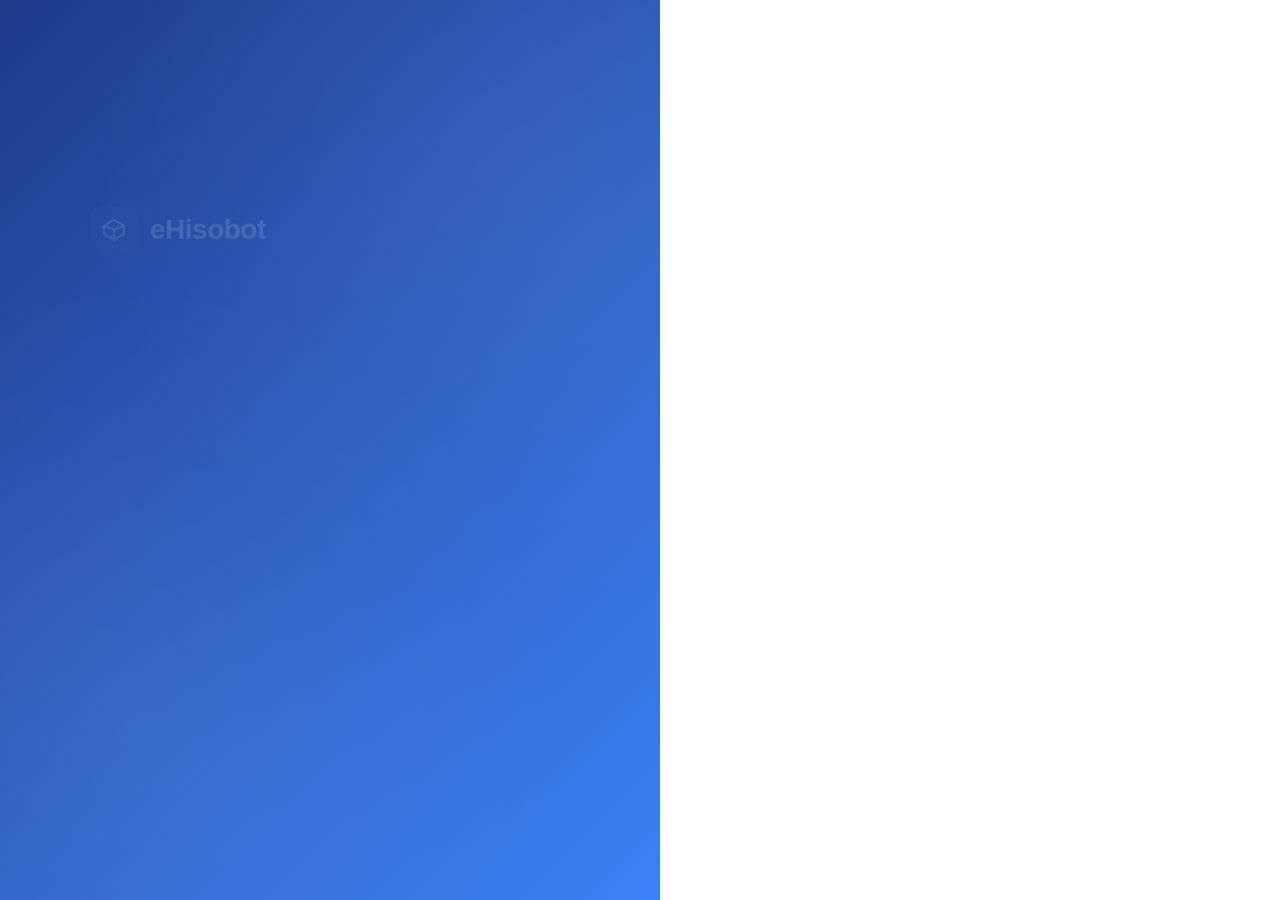
<file: index.html>
<!DOCTYPE html>
<html lang="uz">
<head>
    <meta charset="UTF-8">
    <meta name="viewport" content="width=device-width, initial-scale=1.0">
    <title>eHisobot - Moliyaviy Boshqaruv Tizimi</title>
    <meta http-equiv="refresh" content="0; url=login.html">
    <style>
        * {
            margin: 0;
            padding: 0;
            box-sizing: border-box;
        }
        
        body {
            font-family: -apple-system, BlinkMacSystemFont, 'Segoe UI', 'Roboto', 'Oxygen', 'Ubuntu', 'Cantarell', sans-serif;
            background: linear-gradient(135deg, #1e3a8a 0%, #3b82f6 100%);
            min-height: 100vh;
            display: flex;
            align-items: center;
            justify-content: center;
            color: white;
        }
        
        .loader-container {
            text-align: center;
        }
        
        .logo {
            margin-bottom: 30px;
            animation: fadeIn 0.5s ease;
        }
        
        .logo svg {
            width: 80px;
            height: 80px;
            filter: drop-shadow(0 10px 20px rgba(0, 0, 0, 0.2));
        }
        
        h1 {
            font-size: 32px;
            font-weight: 700;
            margin-bottom: 10px;
            animation: fadeIn 0.5s ease 0.2s both;
        }
        
        p {
            font-size: 16px;
            opacity: 0.9;
            margin-bottom: 30px;
            animation: fadeIn 0.5s ease 0.4s both;
        }
        
        .spinner {
            width: 50px;
            height: 50px;
            border: 4px solid rgba(255, 255, 255, 0.2);
            border-top-color: white;
            border-radius: 50%;
            animation: spin 0.8s linear infinite, fadeIn 0.5s ease 0.6s both;
            margin: 0 auto;
        }
        
        @keyframes spin {
            to { transform: rotate(360deg); }
        }
        
        @keyframes fadeIn {
            from {
                opacity: 0;
                transform: translateY(20px);
            }
            to {
                opacity: 1;
                transform: translateY(0);
            }
        }
        
        .redirect-link {
            margin-top: 20px;
            animation: fadeIn 0.5s ease 0.8s both;
        }
        
        .redirect-link a {
            color: white;
            text-decoration: none;
            font-weight: 600;
            border-bottom: 2px solid white;
            transition: opacity 0.3s ease;
        }
        
        .redirect-link a:hover {
            opacity: 0.8;
        }
    </style>
    <script>
        // Auto redirect to login page
        setTimeout(() => {
            window.location.href = 'login.html';
        }, 100);
    </script>
</head>
<body>
    <div class="loader-container">
        <div class="logo">
            <svg viewBox="0 0 48 48" fill="none">
                <rect width="48" height="48" rx="12" fill="white" fill-opacity="0.15"/>
                <path d="M24 14L34 20V28L24 34L14 28V20L24 14Z" stroke="white" stroke-width="2.5" stroke-linejoin="round"/>
                <path d="M24 24L34 20M24 24L14 20M24 24V34" stroke="white" stroke-width="2.5" stroke-linejoin="round"/>
            </svg>
        </div>
        <h1>eHisobot</h1>
        <p>Yuklanmoqda...</p>
        <div class="spinner"></div>
        <div class="redirect-link">
            <p>Agar avtomatik o'tmasa, <a href="login.html">bu yerni bosing</a></p>
        </div>
    </div>
</body>
</html>
</file>
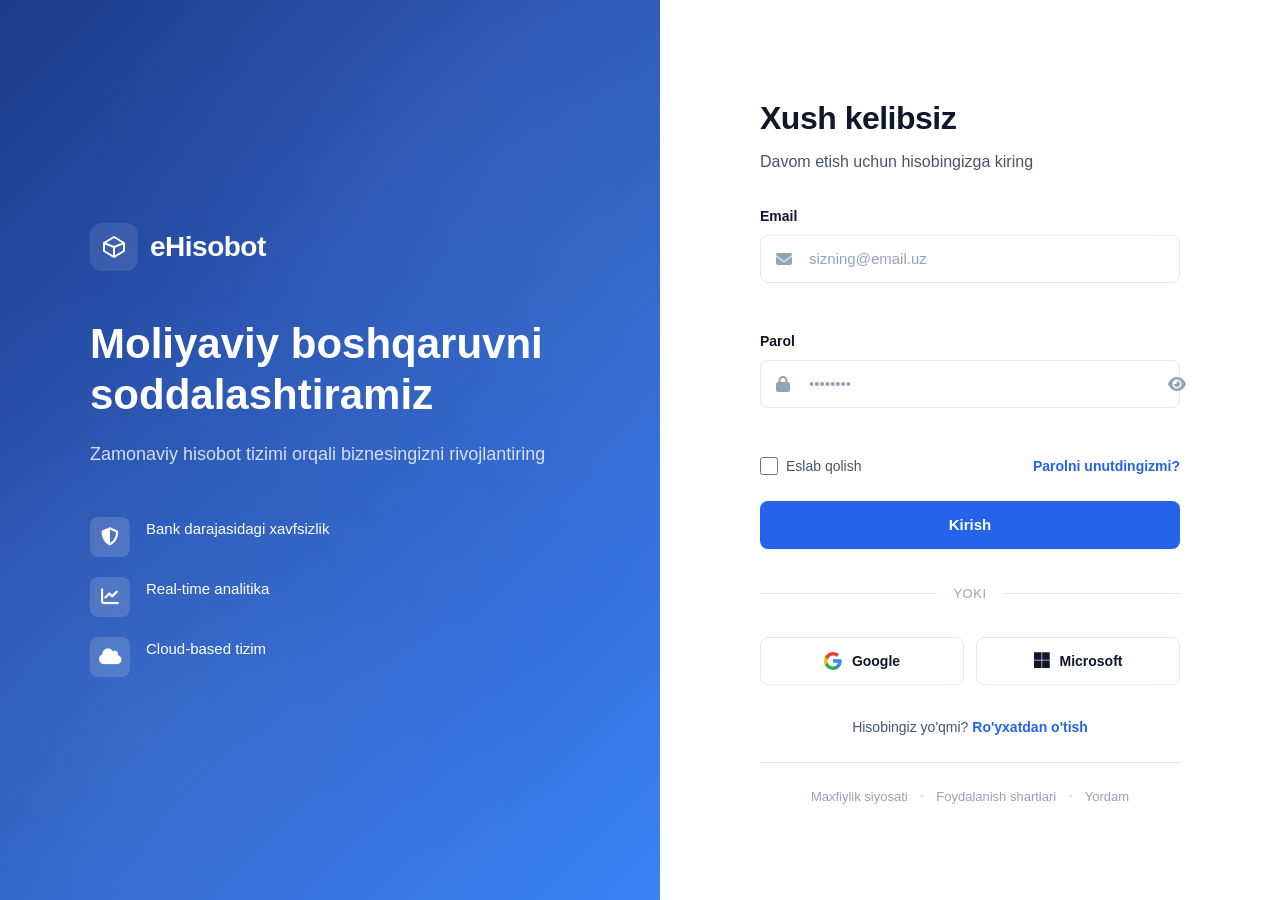
<file: dashboard.html>
<!DOCTYPE html>
<html lang="uz">
<head>
    <meta charset="UTF-8">
    <meta name="viewport" content="width=device-width, initial-scale=1.0">
    <title>eHisobot - Dashboard</title>
    <link rel="stylesheet" href="dashboard.css">
    <link rel="stylesheet" href="https://cdnjs.cloudflare.com/ajax/libs/font-awesome/6.4.0/css/all.min.css">
</head>
<body>
    <!-- Sidebar -->
    <aside class="sidebar">
        <div class="sidebar-header">
            <div class="logo">
                <svg width="32" height="32" viewBox="0 0 48 48" fill="none">
                    <rect width="48" height="48" rx="10" fill="#2563eb"/>
                    <path d="M24 14L34 20V28L24 34L14 28V20L24 14Z" stroke="white" stroke-width="2.5" stroke-linejoin="round"/>
                    <path d="M24 24L34 20M24 24L14 20M24 24V34" stroke="white" stroke-width="2.5" stroke-linejoin="round"/>
                </svg>
                <span>eHisobot</span>
            </div>
        </div>

        <nav class="sidebar-nav">
            <a href="#" class="nav-item active">
                <i class="fas fa-home"></i>
                <span>Bosh sahifa</span>
            </a>
            <a href="#" class="nav-item">
                <i class="fas fa-chart-line"></i>
                <span>Hisobotlar</span>
            </a>
            <a href="#" class="nav-item">
                <i class="fas fa-file-invoice-dollar"></i>
                <span>Hisob-fakturalar</span>
            </a>
            <a href="#" class="nav-item">
                <i class="fas fa-users"></i>
                <span>Mijozlar</span>
            </a>
            <a href="#" class="nav-item">
                <i class="fas fa-wallet"></i>
                <span>Moliya</span>
            </a>
            <a href="#" class="nav-item">
                <i class="fas fa-cog"></i>
                <span>Sozlamalar</span>
            </a>
        </nav>

        <div class="sidebar-footer">
            <button class="logout-btn" id="logoutBtn">
                <i class="fas fa-sign-out-alt"></i>
                <span>Chiqish</span>
            </button>
        </div>
    </aside>

    <!-- Main content -->
    <main class="main-content">
        <!-- Header -->
        <header class="header">
            <div class="header-left">
                <h1>Bosh sahifa</h1>
                <p class="greeting" id="greeting">Xush kelibsiz!</p>
            </div>
            <div class="header-right">
                <button class="icon-btn" title="Bildirishnomalar">
                    <i class="fas fa-bell"></i>
                    <span class="badge">3</span>
                </button>
                <div class="user-menu" id="userMenu">
                    <img src="https://ui-avatars.com/api/?name=User&background=2563eb&color=fff" alt="User" class="user-avatar" id="userAvatar">
                    <div class="user-info">
                        <span class="user-name" id="userName">Foydalanuvchi</span>
                        <span class="user-email" id="userEmail">user@email.uz</span>
                    </div>
                    <i class="fas fa-chevron-down"></i>
                </div>
            </div>
        </header>

        <!-- Dashboard content -->
        <div class="dashboard-content">
            <!-- Stats cards -->
            <div class="stats-grid">
                <div class="stat-card">
                    <div class="stat-icon blue">
                        <i class="fas fa-dollar-sign"></i>
                    </div>
                    <div class="stat-info">
                        <span class="stat-label">Jami daromad</span>
                        <h3 class="stat-value">45,231,000 so'm</h3>
                        <span class="stat-change positive">
                            <i class="fas fa-arrow-up"></i> +12.5%
                        </span>
                    </div>
                </div>

                <div class="stat-card">
                    <div class="stat-icon green">
                        <i class="fas fa-file-invoice"></i>
                    </div>
                    <div class="stat-info">
                        <span class="stat-label">Hisob-fakturalar</span>
                        <h3 class="stat-value">1,234</h3>
                        <span class="stat-change positive">
                            <i class="fas fa-arrow-up"></i> +8.2%
                        </span>
                    </div>
                </div>

                <div class="stat-card">
                    <div class="stat-icon orange">
                        <i class="fas fa-users"></i>
                    </div>
                    <div class="stat-info">
                        <span class="stat-label">Mijozlar</span>
                        <h3 class="stat-value">567</h3>
                        <span class="stat-change positive">
                            <i class="fas fa-arrow-up"></i> +3.1%
                        </span>
                    </div>
                </div>

                <div class="stat-card">
                    <div class="stat-icon red">
                        <i class="fas fa-exclamation-circle"></i>
                    </div>
                    <div class="stat-info">
                        <span class="stat-label">To'lanmagan</span>
                        <h3 class="stat-value">12</h3>
                        <span class="stat-change negative">
                            <i class="fas fa-arrow-down"></i> -2.4%
                        </span>
                    </div>
                </div>
            </div>

            <!-- Recent activity & quick actions -->
            <div class="content-grid">
                <div class="card">
                    <div class="card-header">
                        <h3>So'nggi faollik</h3>
                        <a href="#" class="link-sm">Barchasini ko'rish</a>
                    </div>
                    <div class="activity-list">
                        <div class="activity-item">
                            <div class="activity-icon blue">
                                <i class="fas fa-file-invoice"></i>
                            </div>
                            <div class="activity-info">
                                <p class="activity-title">Yangi hisob-faktura yaratildi</p>
                                <span class="activity-time">5 daqiqa oldin</span>
                            </div>
                        </div>
                        <div class="activity-item">
                            <div class="activity-icon green">
                                <i class="fas fa-check-circle"></i>
                            </div>
                            <div class="activity-info">
                                <p class="activity-title">To'lov qabul qilindi</p>
                                <span class="activity-time">1 soat oldin</span>
                            </div>
                        </div>
                        <div class="activity-item">
                            <div class="activity-icon orange">
                                <i class="fas fa-user-plus"></i>
                            </div>
                            <div class="activity-info">
                                <p class="activity-title">Yangi mijoz qo'shildi</p>
                                <span class="activity-time">2 soat oldin</span>
                            </div>
                        </div>
                    </div>
                </div>

                <div class="card">
                    <div class="card-header">
                        <h3>Tez harakatlar</h3>
                    </div>
                    <div class="quick-actions">
                        <button class="action-btn">
                            <i class="fas fa-plus-circle"></i>
                            <span>Yangi hisob-faktura</span>
                        </button>
                        <button class="action-btn">
                            <i class="fas fa-user-plus"></i>
                            <span>Mijoz qo'shish</span>
                        </button>
                        <button class="action-btn">
                            <i class="fas fa-file-export"></i>
                            <span>Hisobot eksport</span>
                        </button>
                        <button class="action-btn">
                            <i class="fas fa-cog"></i>
                            <span>Sozlamalar</span>
                        </button>
                    </div>
                </div>
            </div>
        </div>
    </main>

    <script src="auth.js"></script>
    <script src="dashboard.js"></script>
</body>
</html>
</file>
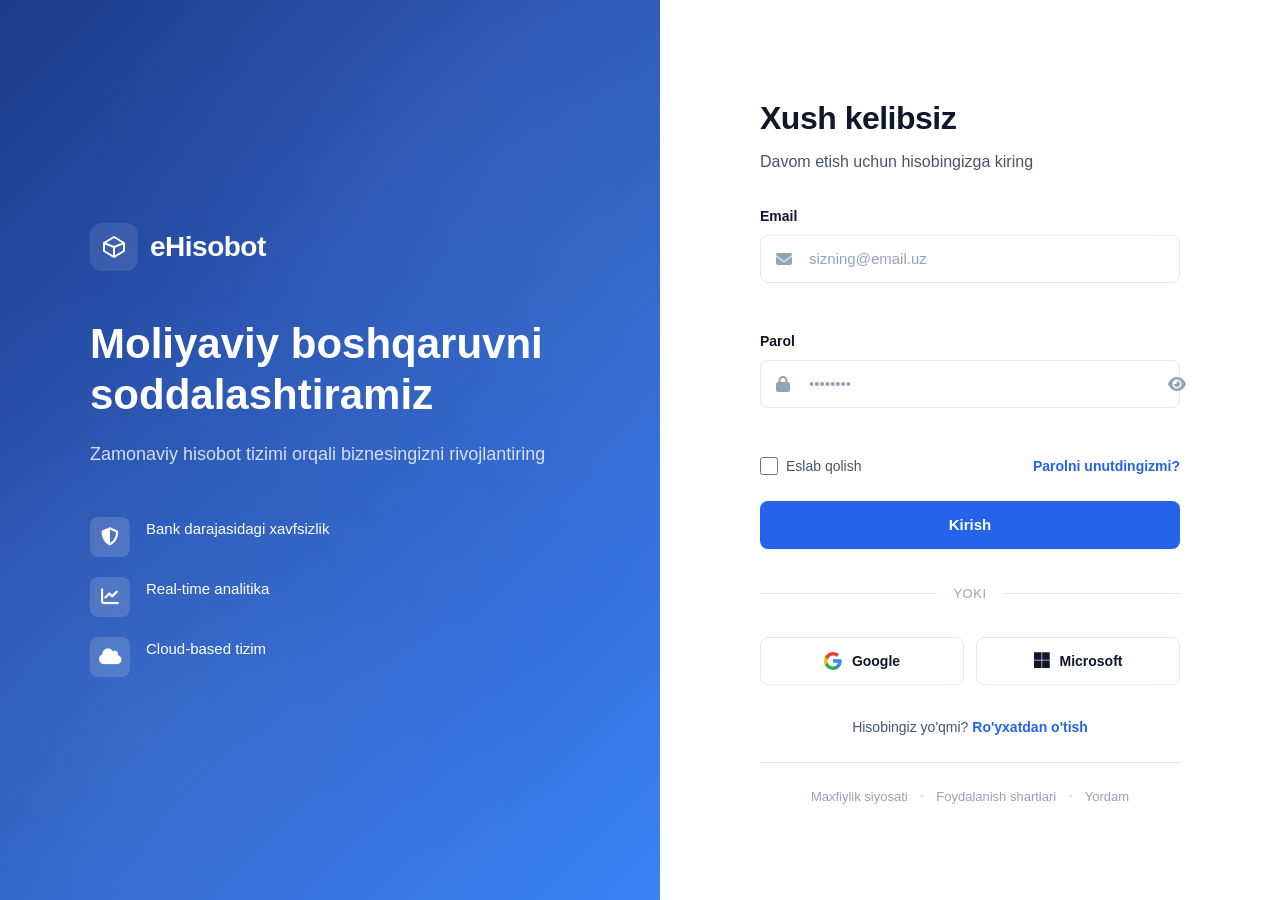
<file: login.html>
<!DOCTYPE html>
<html lang="uz">
<head>
    <meta charset="UTF-8">
    <meta name="viewport" content="width=device-width, initial-scale=1.0">
    <title>eHisobot - Kirish</title>
    <link rel="stylesheet" href="login.css">
    <link rel="stylesheet" href="https://cdnjs.cloudflare.com/ajax/libs/font-awesome/6.4.0/css/all.min.css">
</head>
<body>
    <div class="login-wrapper">
        <!-- Left side - Branding -->
        <div class="left-panel">
            <div class="branding">
                <div class="logo">
                    <svg width="48" height="48" viewBox="0 0 48 48" fill="none">
                        <rect width="48" height="48" rx="12" fill="white" fill-opacity="0.1"/>
                        <path d="M24 14L34 20V28L24 34L14 28V20L24 14Z" stroke="white" stroke-width="2" stroke-linejoin="round"/>
                        <path d="M24 24L34 20M24 24L14 20M24 24V34" stroke="white" stroke-width="2" stroke-linejoin="round"/>
                    </svg>
                    <span>eHisobot</span>
                </div>
                <h1>Moliyaviy boshqaruvni soddalashtiramiz</h1>
                <p>Zamonaviy hisobot tizimi orqali biznesingizni rivojlantiring</p>
                
                <div class="features">
                    <div class="feature-item">
                        <i class="fas fa-shield-alt"></i>
                        <span>Bank darajasidagi xavfsizlik</span>
                    </div>
                    <div class="feature-item">
                        <i class="fas fa-chart-line"></i>
                        <span>Real-time analitika</span>
                    </div>
                    <div class="feature-item">
                        <i class="fas fa-cloud"></i>
                        <span>Cloud-based tizim</span>
                    </div>
                </div>
            </div>
        </div>

        <!-- Right side - Login form -->
        <div class="right-panel">
            <div class="login-container">
                <div class="login-header">
                    <h2>Xush kelibsiz</h2>
                    <p>Davom etish uchun hisobingizga kiring</p>
                </div>

                <form class="login-form" id="loginForm">
                    <div class="form-group">
                        <label for="email">Email</label>
                        <div class="input-wrapper">
                            <i class="fas fa-envelope"></i>
                            <input 
                                type="email" 
                                id="email" 
                                placeholder="sizning@email.uz"
                                autocomplete="email"
                                required
                            >
                        </div>
                        <span class="error-message" id="emailError"></span>
                    </div>

                    <div class="form-group">
                        <label for="password">Parol</label>
                        <div class="input-wrapper">
                            <i class="fas fa-lock"></i>
                            <input 
                                type="password" 
                                id="password" 
                                placeholder="••••••••"
                                autocomplete="current-password"
                                required
                            >
                            <button type="button" class="toggle-password" id="togglePassword">
                                <i class="fas fa-eye"></i>
                            </button>
                        </div>
                        <span class="error-message" id="passwordError"></span>
                    </div>

                    <div class="form-options">
                        <label class="checkbox">
                            <input type="checkbox" id="remember">
                            <span class="checkbox-text">Eslab qolish</span>
                        </label>
                        <a href="#" class="link">Parolni unutdingizmi?</a>
                    </div>

                    <button type="submit" class="btn-primary" id="loginBtn">
                        <span class="btn-text">Kirish</span>
                        <span class="btn-loader">
                            <i class="fas fa-circle-notch fa-spin"></i>
                        </span>
                    </button>

                    <div class="divider">
                        <span>yoki</span>
                    </div>

                    <div class="social-buttons">
                        <button type="button" class="btn-social">
                            <svg width="18" height="18" viewBox="0 0 18 18">
                                <path fill="#4285F4" d="M17.64 9.2c0-.637-.057-1.251-.164-1.84H9v3.481h4.844c-.209 1.125-.843 2.078-1.796 2.717v2.258h2.908c1.702-1.567 2.684-3.874 2.684-6.615z"/>
                                <path fill="#34A853" d="M9 18c2.43 0 4.467-.806 5.956-2.18l-2.908-2.259c-.806.54-1.837.86-3.048.86-2.344 0-4.328-1.584-5.036-3.711H.957v2.332C2.438 15.983 5.482 18 9 18z"/>
                                <path fill="#FBBC05" d="M3.964 10.71c-.18-.54-.282-1.117-.282-1.71s.102-1.17.282-1.71V4.958H.957C.347 6.173 0 7.548 0 9s.348 2.827.957 4.042l3.007-2.332z"/>
                                <path fill="#EA4335" d="M9 3.58c1.321 0 2.508.454 3.44 1.345l2.582-2.58C13.463.891 11.426 0 9 0 5.482 0 2.438 2.017.957 4.958L3.964 7.29C4.672 5.163 6.656 3.58 9 3.58z"/>
                            </svg>
                            <span>Google</span>
                        </button>
                        <button type="button" class="btn-social">
                            <i class="fab fa-microsoft"></i>
                            <span>Microsoft</span>
                        </button>
                    </div>
                </form>

                <div class="signup-section">
                    <p>Hisobingiz yo'qmi? <a href="#" class="link-primary">Ro'yxatdan o'tish</a></p>
                </div>

                <div class="footer-links">
                    <a href="#">Maxfiylik siyosati</a>
                    <span>•</span>
                    <a href="#">Foydalanish shartlari</a>
                    <span>•</span>
                    <a href="#">Yordam</a>
                </div>
            </div>
        </div>
    </div>

    <!-- Toast notification -->
    <div class="toast" id="toast">
        <i class="fas fa-check-circle"></i>
        <span id="toastMessage">Muvaffaqiyatli kirildi</span>
    </div>

    <script src="login.js"></script>
</body>
</html>
</file>
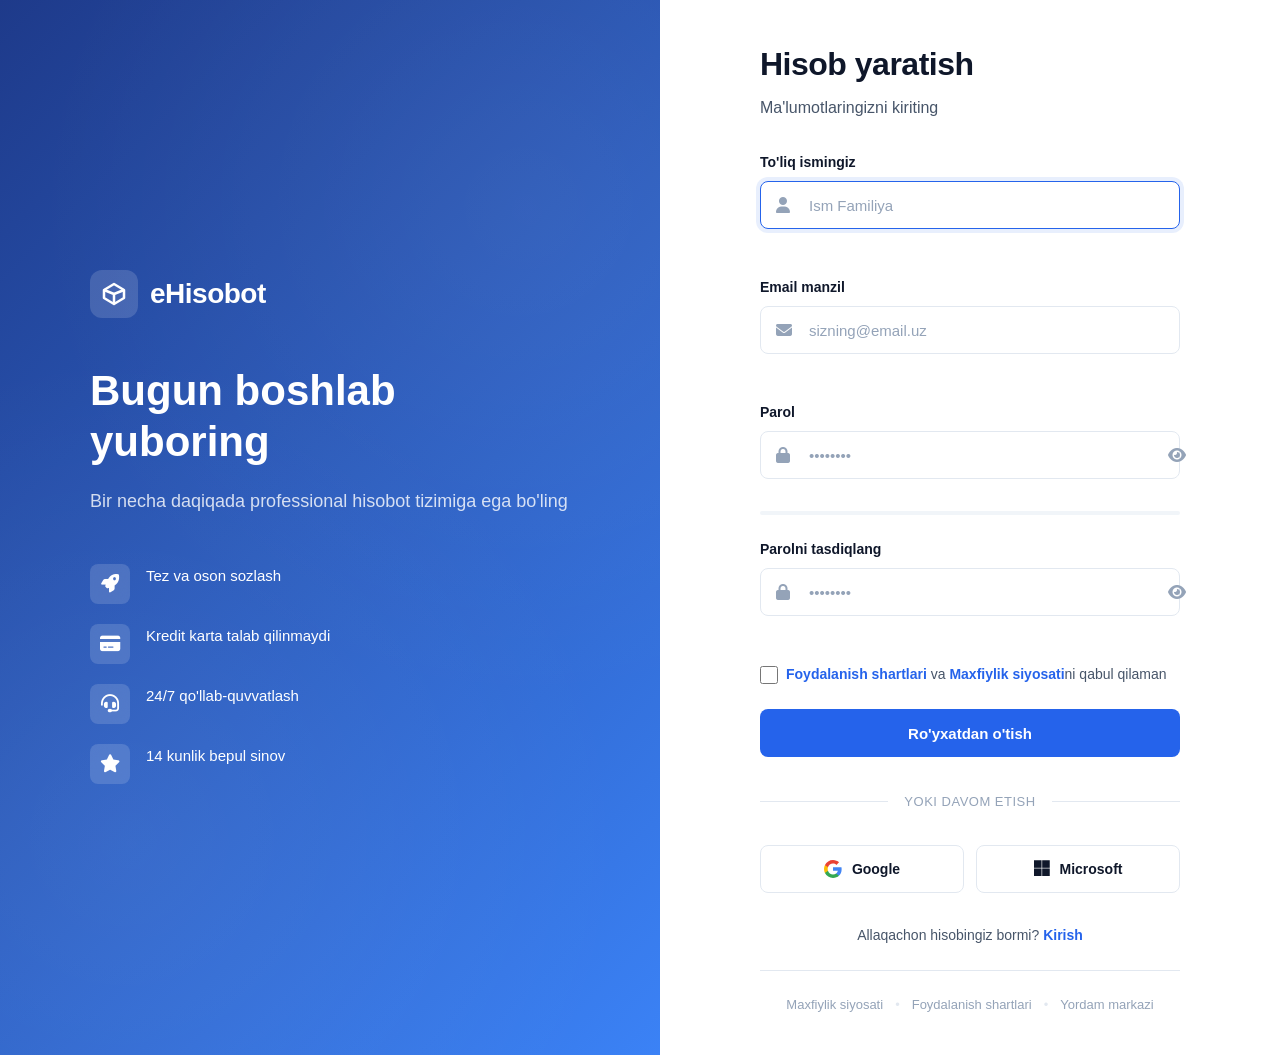
<file: register.html>
<!DOCTYPE html>
<html lang="uz">
<head>
    <meta charset="UTF-8">
    <meta name="viewport" content="width=device-width, initial-scale=1.0">
    <title>eHisobot - Ro'yxatdan o'tish</title>
    <link rel="stylesheet" href="login.css">
    <link rel="stylesheet" href="https://cdnjs.cloudflare.com/ajax/libs/font-awesome/6.4.0/css/all.min.css">
</head>
<body>
    <div class="login-wrapper">
        <!-- Left side - Branding -->
        <div class="left-panel">
            <div class="branding">
                <div class="logo">
                    <svg width="48" height="48" viewBox="0 0 48 48" fill="none">
                        <rect width="48" height="48" rx="12" fill="white" fill-opacity="0.15"/>
                        <path d="M24 14L34 20V28L24 34L14 28V20L24 14Z" stroke="white" stroke-width="2.5" stroke-linejoin="round"/>
                        <path d="M24 24L34 20M24 24L14 20M24 24V34" stroke="white" stroke-width="2.5" stroke-linejoin="round"/>
                    </svg>
                    <span>eHisobot</span>
                </div>
                <h1>Bugun boshlab yuboring</h1>
                <p>Bir necha daqiqada professional hisobot tizimiga ega bo'ling</p>
                
                <div class="features">
                    <div class="feature-item">
                        <i class="fas fa-rocket"></i>
                        <span>Tez va oson sozlash</span>
                    </div>
                    <div class="feature-item">
                        <i class="fas fa-credit-card"></i>
                        <span>Kredit karta talab qilinmaydi</span>
                    </div>
                    <div class="feature-item">
                        <i class="fas fa-headset"></i>
                        <span>24/7 qo'llab-quvvatlash</span>
                    </div>
                    <div class="feature-item">
                        <i class="fas fa-star"></i>
                        <span>14 kunlik bepul sinov</span>
                    </div>
                </div>
            </div>
        </div>

        <!-- Right side - Register form -->
        <div class="right-panel">
            <div class="login-container">
                <div class="login-header">
                    <h2>Hisob yaratish</h2>
                    <p>Ma'lumotlaringizni kiriting</p>
                </div>

                <form class="login-form" id="registerForm">
                    <div class="form-group">
                        <label for="fullName">To'liq ismingiz</label>
                        <div class="input-wrapper">
                            <i class="fas fa-user"></i>
                            <input 
                                type="text" 
                                id="fullName" 
                                placeholder="Ism Familiya"
                                autocomplete="name"
                                required
                            >
                        </div>
                        <span class="error-message" id="fullNameError"></span>
                    </div>

                    <div class="form-group">
                        <label for="email">Email manzil</label>
                        <div class="input-wrapper">
                            <i class="fas fa-envelope"></i>
                            <input 
                                type="email" 
                                id="email" 
                                placeholder="sizning@email.uz"
                                autocomplete="email"
                                required
                            >
                        </div>
                        <span class="error-message" id="emailError"></span>
                    </div>

                    <div class="form-group">
                        <label for="password">Parol</label>
                        <div class="input-wrapper">
                            <i class="fas fa-lock"></i>
                            <input 
                                type="password" 
                                id="password" 
                                placeholder="••••••••"
                                autocomplete="new-password"
                                required
                            >
                            <button type="button" class="toggle-password" id="togglePassword" aria-label="Parolni ko'rsatish">
                                <i class="fas fa-eye"></i>
                            </button>
                        </div>
                        <span class="error-message" id="passwordError"></span>
                        <div class="password-strength" id="passwordStrength">
                            <div class="strength-bar">
                                <div class="strength-fill" id="strengthFill"></div>
                            </div>
                            <span class="strength-text" id="strengthText"></span>
                        </div>
                    </div>

                    <div class="form-group">
                        <label for="confirmPassword">Parolni tasdiqlang</label>
                        <div class="input-wrapper">
                            <i class="fas fa-lock"></i>
                            <input 
                                type="password" 
                                id="confirmPassword" 
                                placeholder="••••••••"
                                autocomplete="new-password"
                                required
                            >
                            <button type="button" class="toggle-password" id="toggleConfirmPassword" aria-label="Parolni ko'rsatish">
                                <i class="fas fa-eye"></i>
                            </button>
                        </div>
                        <span class="error-message" id="confirmPasswordError"></span>
                    </div>

                    <div class="form-options">
                        <label class="checkbox">
                            <input type="checkbox" id="agreeTerms" required>
                            <span class="checkbox-text">
                                <a href="#terms" class="link">Foydalanish shartlari</a> va 
                                <a href="#privacy" class="link">Maxfiylik siyosati</a>ni qabul qilaman
                            </span>
                        </label>
                    </div>

                    <button type="submit" class="btn-primary" id="registerBtn">
                        <span class="btn-text">Ro'yxatdan o'tish</span>
                        <span class="btn-loader">
                            <i class="fas fa-circle-notch fa-spin"></i>
                        </span>
                    </button>

                    <div class="divider">
                        <span>yoki davom etish</span>
                    </div>

                    <div class="social-buttons">
                        <button type="button" class="btn-social" id="googleRegisterBtn">
                            <svg width="18" height="18" viewBox="0 0 18 18">
                                <path fill="#4285F4" d="M17.64 9.2c0-.637-.057-1.251-.164-1.84H9v3.481h4.844c-.209 1.125-.843 2.078-1.796 2.717v2.258h2.908c1.702-1.567 2.684-3.874 2.684-6.615z"/>
                                <path fill="#34A853" d="M9 18c2.43 0 4.467-.806 5.956-2.18l-2.908-2.259c-.806.54-1.837.86-3.048.86-2.344 0-4.328-1.584-5.036-3.711H.957v2.332C2.438 15.983 5.482 18 9 18z"/>
                                <path fill="#FBBC05" d="M3.964 10.71c-.18-.54-.282-1.117-.282-1.71s.102-1.17.282-1.71V4.958H.957C.347 6.173 0 7.548 0 9s.348 2.827.957 4.042l3.007-2.332z"/>
                                <path fill="#EA4335" d="M9 3.58c1.321 0 2.508.454 3.44 1.345l2.582-2.58C13.463.891 11.426 0 9 0 5.482 0 2.438 2.017.957 4.958L3.964 7.29C4.672 5.163 6.656 3.58 9 3.58z"/>
                            </svg>
                            <span>Google</span>
                        </button>
                        <button type="button" class="btn-social" id="microsoftRegisterBtn">
                            <i class="fab fa-microsoft"></i>
                            <span>Microsoft</span>
                        </button>
                    </div>
                </form>

                <div class="signup-section">
                    <p>Allaqachon hisobingiz bormi? <a href="login.html" class="link-primary">Kirish</a></p>
                </div>

                <div class="footer-links">
                    <a href="#privacy">Maxfiylik siyosati</a>
                    <span>•</span>
                    <a href="#terms">Foydalanish shartlari</a>
                    <span>•</span>
                    <a href="#help">Yordam markazi</a>
                </div>
            </div>
        </div>
    </div>

    <!-- Toast notification -->
    <div class="toast" id="toast">
        <i class="fas fa-check-circle"></i>
        <span id="toastMessage">Muvaffaqiyatli ro'yxatdan o'tdingiz!</span>
    </div>

    <script src="auth.js"></script>
    <script src="register.js"></script>
</body>
</html>
</file>
<file: dashboard.css>
/* ==================== DASHBOARD DESIGN ==================== */

:root {
    --primary: #2563eb;
    --primary-hover: #1d4ed8;
    --primary-light: #dbeafe;
    --secondary: #64748b;
    --success: #10b981;
    --error: #ef4444;
    --warning: #f59e0b;
    
    --text-primary: #0f172a;
    --text-secondary: #475569;
    --text-tertiary: #94a3b8;
    
    --bg-primary: #ffffff;
    --bg-secondary: #f8fafc;
    --bg-tertiary: #f1f5f9;
    
    --border-color: #e2e8f0;
    
    --sidebar-width: 260px;
    --header-height: 72px;
    
    --shadow-sm: 0 1px 2px 0 rgba(0, 0, 0, 0.05);
    --shadow-md: 0 4px 6px -1px rgba(0, 0, 0, 0.1);
    --shadow-lg: 0 10px 15px -3px rgba(0, 0, 0, 0.1);
    
    --radius-sm: 6px;
    --radius-md: 8px;
    --radius-lg: 12px;
    
    --transition: all 0.2s cubic-bezier(0.4, 0, 0.2, 1);
}

* {
    margin: 0;
    padding: 0;
    box-sizing: border-box;
}

body {
    font-family: -apple-system, BlinkMacSystemFont, 'Segoe UI', 'Roboto', 'Oxygen', 'Ubuntu', 'Cantarell', sans-serif;
    -webkit-font-smoothing: antialiased;
    -moz-osx-font-smoothing: grayscale;
    background: var(--bg-secondary);
    color: var(--text-primary);
    line-height: 1.5;
    display: flex;
}

/* ==================== SIDEBAR ==================== */

.sidebar {
    width: var(--sidebar-width);
    height: 100vh;
    background: var(--bg-primary);
    border-right: 1px solid var(--border-color);
    display: flex;
    flex-direction: column;
    position: fixed;
    left: 0;
    top: 0;
    z-index: 100;
}

.sidebar-header {
    padding: 24px;
    border-bottom: 1px solid var(--border-color);
}

.logo {
    display: flex;
    align-items: center;
    gap: 12px;
}

.logo span {
    font-size: 20px;
    font-weight: 700;
    color: var(--text-primary);
}

.sidebar-nav {
    flex: 1;
    padding: 16px;
    overflow-y: auto;
}

.nav-item {
    display: flex;
    align-items: center;
    gap: 12px;
    padding: 12px 16px;
    color: var(--text-secondary);
    text-decoration: none;
    border-radius: var(--radius-md);
    font-size: 15px;
    font-weight: 500;
    transition: var(--transition);
    margin-bottom: 4px;
}

.nav-item i {
    font-size: 18px;
    width: 20px;
    text-align: center;
}

.nav-item:hover {
    background: var(--bg-tertiary);
    color: var(--text-primary);
}

.nav-item.active {
    background: var(--primary-light);
    color: var(--primary);
}

.sidebar-footer {
    padding: 16px;
    border-top: 1px solid var(--border-color);
}

.logout-btn {
    width: 100%;
    display: flex;
    align-items: center;
    justify-content: center;
    gap: 10px;
    padding: 12px;
    background: var(--bg-secondary);
    border: none;
    border-radius: var(--radius-md);
    color: var(--text-secondary);
    font-size: 15px;
    font-weight: 600;
    cursor: pointer;
    transition: var(--transition);
}

.logout-btn:hover {
    background: var(--bg-tertiary);
    color: var(--error);
}

/* ==================== MAIN CONTENT ==================== */

.main-content {
    margin-left: var(--sidebar-width);
    width: calc(100% - var(--sidebar-width));
    min-height: 100vh;
}

/* ==================== HEADER ==================== */

.header {
    height: var(--header-height);
    background: var(--bg-primary);
    border-bottom: 1px solid var(--border-color);
    display: flex;
    align-items: center;
    justify-content: space-between;
    padding: 0 32px;
    position: sticky;
    top: 0;
    z-index: 50;
}

.header-left h1 {
    font-size: 24px;
    font-weight: 700;
    color: var(--text-primary);
    margin-bottom: 4px;
}

.greeting {
    font-size: 14px;
    color: var(--text-secondary);
}

.header-right {
    display: flex;
    align-items: center;
    gap: 16px;
}

.icon-btn {
    position: relative;
    width: 40px;
    height: 40px;
    display: flex;
    align-items: center;
    justify-content: center;
    background: var(--bg-secondary);
    border: none;
    border-radius: var(--radius-md);
    color: var(--text-secondary);
    cursor: pointer;
    transition: var(--transition);
}

.icon-btn:hover {
    background: var(--bg-tertiary);
    color: var(--text-primary);
}

.badge {
    position: absolute;
    top: -4px;
    right: -4px;
    width: 18px;
    height: 18px;
    background: var(--error);
    color: white;
    font-size: 11px;
    font-weight: 700;
    display: flex;
    align-items: center;
    justify-content: center;
    border-radius: 50%;
    border: 2px solid var(--bg-primary);
}

.user-menu {
    display: flex;
    align-items: center;
    gap: 12px;
    padding: 8px 12px;
    background: var(--bg-secondary);
    border-radius: var(--radius-md);
    cursor: pointer;
    transition: var(--transition);
}

.user-menu:hover {
    background: var(--bg-tertiary);
}

.user-avatar {
    width: 36px;
    height: 36px;
    border-radius: 50%;
}

.user-info {
    display: flex;
    flex-direction: column;
}

.user-name {
    font-size: 14px;
    font-weight: 600;
    color: var(--text-primary);
}

.user-email {
    font-size: 12px;
    color: var(--text-secondary);
}

/* ==================== DASHBOARD CONTENT ==================== */

.dashboard-content {
    padding: 32px;
}

/* Stats Grid */
.stats-grid {
    display: grid;
    grid-template-columns: repeat(auto-fit, minmax(250px, 1fr));
    gap: 24px;
    margin-bottom: 32px;
}

.stat-card {
    background: var(--bg-primary);
    border: 1px solid var(--border-color);
    border-radius: var(--radius-lg);
    padding: 24px;
    display: flex;
    align-items: center;
    gap: 20px;
    transition: var(--transition);
}

.stat-card:hover {
    box-shadow: var(--shadow-md);
    transform: translateY(-2px);
}

.stat-icon {
    width: 56px;
    height: 56px;
    display: flex;
    align-items: center;
    justify-content: center;
    border-radius: var(--radius-md);
    font-size: 24px;
}

.stat-icon.blue {
    background: #dbeafe;
    color: #2563eb;
}

.stat-icon.green {
    background: #d1fae5;
    color: #10b981;
}

.stat-icon.orange {
    background: #fed7aa;
    color: #f59e0b;
}

.stat-icon.red {
    background: #fee2e2;
    color: #ef4444;
}

.stat-info {
    flex: 1;
}

.stat-label {
    font-size: 13px;
    color: var(--text-secondary);
    text-transform: uppercase;
    letter-spacing: 0.5px;
    font-weight: 600;
}

.stat-value {
    font-size: 28px;
    font-weight: 700;
    color: var(--text-primary);
    margin: 4px 0;
}

.stat-change {
    font-size: 13px;
    font-weight: 600;
    display: flex;
    align-items: center;
    gap: 4px;
}

.stat-change.positive {
    color: var(--success);
}

.stat-change.negative {
    color: var(--error);
}

/* Content Grid */
.content-grid {
    display: grid;
    grid-template-columns: repeat(auto-fit, minmax(400px, 1fr));
    gap: 24px;
}

.card {
    background: var(--bg-primary);
    border: 1px solid var(--border-color);
    border-radius: var(--radius-lg);
    padding: 24px;
}

.card-header {
    display: flex;
    justify-content: space-between;
    align-items: center;
    margin-bottom: 20px;
}

.card-header h3 {
    font-size: 18px;
    font-weight: 700;
    color: var(--text-primary);
}

.link-sm {
    font-size: 14px;
    color: var(--primary);
    text-decoration: none;
    font-weight: 600;
    transition: var(--transition);
}

.link-sm:hover {
    color: var(--primary-hover);
    text-decoration: underline;
}

/* Activity List */
.activity-list {
    display: flex;
    flex-direction: column;
    gap: 16px;
}

.activity-item {
    display: flex;
    align-items: center;
    gap: 16px;
    padding: 12px;
    background: var(--bg-secondary);
    border-radius: var(--radius-md);
    transition: var(--transition);
}

.activity-item:hover {
    background: var(--bg-tertiary);
}

.activity-icon {
    width: 40px;
    height: 40px;
    display: flex;
    align-items: center;
    justify-content: center;
    border-radius: 50%;
    font-size: 16px;
}

.activity-icon.blue {
    background: #dbeafe;
    color: #2563eb;
}

.activity-icon.green {
    background: #d1fae5;
    color: #10b981;
}

.activity-icon.orange {
    background: #fed7aa;
    color: #f59e0b;
}

.activity-info {
    flex: 1;
}

.activity-title {
    font-size: 14px;
    font-weight: 600;
    color: var(--text-primary);
    margin-bottom: 2px;
}

.activity-time {
    font-size: 12px;
    color: var(--text-tertiary);
}

/* Quick Actions */
.quick-actions {
    display: grid;
    grid-template-columns: repeat(2, 1fr);
    gap: 12px;
}

.action-btn {
    display: flex;
    flex-direction: column;
    align-items: center;
    justify-content: center;
    gap: 8px;
    padding: 24px 16px;
    background: var(--bg-secondary);
    border: 1px solid var(--border-color);
    border-radius: var(--radius-md);
    color: var(--text-primary);
    font-size: 14px;
    font-weight: 600;
    cursor: pointer;
    transition: var(--transition);
}

.action-btn i {
    font-size: 24px;
    color: var(--primary);
}

.action-btn:hover {
    background: var(--primary-light);
    border-color: var(--primary);
    transform: translateY(-2px);
}

/* ==================== RESPONSIVE ==================== */

@media (max-width: 1024px) {
    .sidebar {
        transform: translateX(-100%);
    }
    
    .main-content {
        margin-left: 0;
        width: 100%;
    }
    
    .stats-grid {
        grid-template-columns: repeat(2, 1fr);
    }
}

@media (max-width: 768px) {
    .header {
        padding: 0 16px;
    }
    
    .dashboard-content {
        padding: 16px;
    }
    
    .stats-grid {
        grid-template-columns: 1fr;
    }
    
    .content-grid {
        grid-template-columns: 1fr;
    }
    
    .user-info {
        display: none;
    }
    
    .quick-actions {
        grid-template-columns: 1fr;
    }
}
</file>
<file: login.css>
/* ==================== MODERN PROFESSIONAL DESIGN ==================== */

:root {
    --primary: #2563eb;
    --primary-hover: #1d4ed8;
    --primary-light: #dbeafe;
    --secondary: #64748b;
    --success: #10b981;
    --error: #ef4444;
    --warning: #f59e0b;
    
    --text-primary: #0f172a;
    --text-secondary: #475569;
    --text-tertiary: #94a3b8;
    
    --bg-primary: #ffffff;
    --bg-secondary: #f8fafc;
    --bg-tertiary: #f1f5f9;
    
    --border-color: #e2e8f0;
    --border-focus: #2563eb;
    
    --shadow-sm: 0 1px 2px 0 rgba(0, 0, 0, 0.05);
    --shadow-md: 0 4px 6px -1px rgba(0, 0, 0, 0.1);
    --shadow-lg: 0 10px 15px -3px rgba(0, 0, 0, 0.1);
    --shadow-xl: 0 20px 25px -5px rgba(0, 0, 0, 0.1);
    
    --radius-sm: 6px;
    --radius-md: 8px;
    --radius-lg: 12px;
    --radius-xl: 16px;
    
    --transition: all 0.2s cubic-bezier(0.4, 0, 0.2, 1);
}

* {
    margin: 0;
    padding: 0;
    box-sizing: border-box;
}

body {
    font-family: -apple-system, BlinkMacSystemFont, 'Segoe UI', 'Roboto', 'Oxygen', 'Ubuntu', 'Cantarell', sans-serif;
    -webkit-font-smoothing: antialiased;
    -moz-osx-font-smoothing: grayscale;
    background: var(--bg-secondary);
    color: var(--text-primary);
    line-height: 1.5;
}

/* ==================== LAYOUT ==================== */

.login-wrapper {
    display: flex;
    min-height: 100vh;
}

/* Left Panel - Branding */
.left-panel {
    flex: 1;
    background: linear-gradient(135deg, #1e3a8a 0%, #3b82f6 100%);
    padding: 60px;
    display: flex;
    align-items: center;
    justify-content: center;
    position: relative;
    overflow: hidden;
}

.left-panel::before {
    content: '';
    position: absolute;
    top: 0;
    left: 0;
    right: 0;
    bottom: 0;
    background-image: 
        radial-gradient(circle at 20% 80%, rgba(255, 255, 255, 0.05) 0%, transparent 50%),
        radial-gradient(circle at 80% 20%, rgba(255, 255, 255, 0.05) 0%, transparent 50%);
    pointer-events: none;
}

.branding {
    position: relative;
    z-index: 1;
    max-width: 480px;
}

.logo {
    display: flex;
    align-items: center;
    gap: 12px;
    margin-bottom: 48px;
    animation: fadeInDown 0.6s ease-out;
}

.logo span {
    font-size: 28px;
    font-weight: 700;
    color: white;
    letter-spacing: -0.5px;
}

.branding h1 {
    font-size: 42px;
    font-weight: 700;
    color: white;
    line-height: 1.2;
    margin-bottom: 20px;
    animation: fadeInDown 0.6s ease-out 0.1s both;
}

.branding > p {
    font-size: 18px;
    color: rgba(255, 255, 255, 0.8);
    margin-bottom: 48px;
    line-height: 1.6;
    animation: fadeInDown 0.6s ease-out 0.2s both;
}

.features {
    display: flex;
    flex-direction: column;
    gap: 20px;
    animation: fadeInDown 0.6s ease-out 0.3s both;
}

.feature-item {
    display: flex;
    align-items: flex-start;
    gap: 16px;
    color: white;
    font-size: 15px;
    line-height: 1.6;
}

.feature-item i {
    width: 40px;
    height: 40px;
    min-width: 40px;
    display: flex;
    align-items: center;
    justify-content: center;
    background: rgba(255, 255, 255, 0.15);
    border-radius: var(--radius-md);
    font-size: 18px;
    backdrop-filter: blur(10px);
}

/* Password Strength Indicator */
.password-strength {
    margin-top: 8px;
}

.strength-bar {
    width: 100%;
    height: 4px;
    background: var(--bg-tertiary);
    border-radius: 2px;
    overflow: hidden;
    margin-bottom: 6px;
}

.strength-fill {
    height: 100%;
    width: 0;
    transition: all 0.3s ease;
    border-radius: 2px;
}

.strength-fill.weak {
    width: 33%;
    background: var(--error);
}

.strength-fill.medium {
    width: 66%;
    background: var(--warning);
}

.strength-fill.strong {
    width: 100%;
    background: var(--success);
}

.strength-text {
    font-size: 12px;
    font-weight: 600;
}

.strength-text.weak {
    color: var(--error);
}

.strength-text.medium {
    color: var(--warning);
}

.strength-text.strong {
    color: var(--success);
}

/* Right Panel - Form */
.right-panel {
    flex: 1;
    display: flex;
    align-items: center;
    justify-content: center;
    padding: 40px;
    background: var(--bg-primary);
}

.login-container {
    width: 100%;
    max-width: 420px;
    animation: fadeIn 0.6s ease-out 0.2s both;
}

/* ==================== FORM HEADER ==================== */

.login-header {
    margin-bottom: 32px;
}

.login-header h2 {
    font-size: 32px;
    font-weight: 700;
    color: var(--text-primary);
    margin-bottom: 8px;
    letter-spacing: -0.5px;
}

.login-header p {
    font-size: 16px;
    color: var(--text-secondary);
}

/* ==================== FORM ELEMENTS ==================== */

.form-group {
    margin-bottom: 24px;
}

.form-group label {
    display: block;
    font-size: 14px;
    font-weight: 600;
    color: var(--text-primary);
    margin-bottom: 8px;
}

.input-wrapper {
    position: relative;
}

.input-wrapper i {
    position: absolute;
    left: 16px;
    top: 50%;
    transform: translateY(-50%);
    color: var(--text-tertiary);
    font-size: 16px;
    transition: var(--transition);
    pointer-events: none;
}

.input-wrapper input {
    width: 100%;
    height: 48px;
    padding: 0 48px;
    font-size: 15px;
    color: var(--text-primary);
    background: var(--bg-primary);
    border: 1.5px solid var(--border-color);
    border-radius: var(--radius-md);
    outline: none;
    transition: var(--transition);
}

.input-wrapper input::placeholder {
    color: var(--text-tertiary);
}

.input-wrapper input:hover {
    border-color: var(--secondary);
}

.input-wrapper input:focus {
    border-color: var(--border-focus);
    box-shadow: 0 0 0 4px rgba(37, 99, 235, 0.1);
}

.input-wrapper input:focus ~ i {
    color: var(--primary);
}

.toggle-password {
    position: absolute;
    right: 12px;
    top: 50%;
    transform: translateY(-50%);
    background: none;
    border: none;
    color: var(--text-tertiary);
    cursor: pointer;
    padding: 8px;
    border-radius: var(--radius-sm);
    transition: var(--transition);
    display: flex;
    align-items: center;
    justify-content: center;
}

.toggle-password:hover {
    color: var(--text-primary);
    background: var(--bg-tertiary);
}

.error-message {
    display: block;
    color: var(--error);
    font-size: 13px;
    margin-top: 6px;
    min-height: 18px;
    font-weight: 500;
}

/* ==================== FORM OPTIONS ==================== */

.form-options {
    display: flex;
    justify-content: space-between;
    align-items: center;
    margin-bottom: 24px;
}

.checkbox {
    display: flex;
    align-items: center;
    cursor: pointer;
}

.checkbox input {
    width: 18px;
    height: 18px;
    margin-right: 8px;
    cursor: pointer;
    accent-color: var(--primary);
}

.checkbox-text {
    font-size: 14px;
    color: var(--text-secondary);
    user-select: none;
}

.link {
    font-size: 14px;
    color: var(--primary);
    text-decoration: none;
    font-weight: 600;
    transition: var(--transition);
}

.link:hover {
    color: var(--primary-hover);
    text-decoration: underline;
}

/* ==================== BUTTONS ==================== */

.btn-primary {
    width: 100%;
    height: 48px;
    padding: 0 24px;
    font-size: 15px;
    font-weight: 600;
    color: white;
    background: var(--primary);
    border: none;
    border-radius: var(--radius-md);
    cursor: pointer;
    transition: var(--transition);
    position: relative;
    overflow: hidden;
}

.btn-primary:hover {
    background: var(--primary-hover);
    box-shadow: var(--shadow-md);
    transform: translateY(-1px);
}

.btn-primary:active {
    transform: translateY(0);
}

.btn-primary.loading {
    pointer-events: none;
    background: var(--secondary);
}

.btn-primary .btn-text {
    transition: var(--transition);
}

.btn-primary.loading .btn-text {
    opacity: 0;
}

.btn-loader {
    position: absolute;
    top: 50%;
    left: 50%;
    transform: translate(-50%, -50%);
    opacity: 0;
    transition: var(--transition);
}

.btn-primary.loading .btn-loader {
    opacity: 1;
}

/* ==================== DIVIDER ==================== */

.divider {
    position: relative;
    text-align: center;
    margin: 32px 0;
}

.divider::before {
    content: '';
    position: absolute;
    top: 50%;
    left: 0;
    right: 0;
    height: 1px;
    background: var(--border-color);
}

.divider span {
    position: relative;
    display: inline-block;
    padding: 0 16px;
    background: var(--bg-primary);
    color: var(--text-tertiary);
    font-size: 13px;
    font-weight: 500;
    text-transform: uppercase;
    letter-spacing: 0.5px;
}

/* ==================== SOCIAL BUTTONS ==================== */

.social-buttons {
    display: grid;
    grid-template-columns: 1fr 1fr;
    gap: 12px;
    margin-bottom: 32px;
}

.btn-social {
    height: 48px;
    display: flex;
    align-items: center;
    justify-content: center;
    gap: 10px;
    padding: 0 20px;
    font-size: 14px;
    font-weight: 600;
    color: var(--text-primary);
    background: var(--bg-primary);
    border: 1.5px solid var(--border-color);
    border-radius: var(--radius-md);
    cursor: pointer;
    transition: var(--transition);
}

.btn-social:hover {
    background: var(--bg-tertiary);
    border-color: var(--secondary);
    box-shadow: var(--shadow-sm);
}

.btn-social svg,
.btn-social i {
    font-size: 18px;
}

/* ==================== FOOTER ==================== */

.signup-section {
    text-align: center;
    padding-bottom: 24px;
    margin-bottom: 24px;
    border-bottom: 1px solid var(--border-color);
}

.signup-section p {
    font-size: 14px;
    color: var(--text-secondary);
}

.link-primary {
    color: var(--primary);
    text-decoration: none;
    font-weight: 600;
    transition: var(--transition);
}

.link-primary:hover {
    color: var(--primary-hover);
    text-decoration: underline;
}

.footer-links {
    display: flex;
    justify-content: center;
    align-items: center;
    gap: 12px;
    flex-wrap: wrap;
}

.footer-links a {
    font-size: 13px;
    color: var(--text-tertiary);
    text-decoration: none;
    transition: var(--transition);
}

.footer-links a:hover {
    color: var(--text-primary);
}

.footer-links span {
    color: var(--border-color);
    font-size: 13px;
}

/* ==================== TOAST NOTIFICATION ==================== */

.toast {
    position: fixed;
    top: 24px;
    right: 24px;
    display: flex;
    align-items: center;
    gap: 12px;
    padding: 16px 24px;
    background: white;
    border-radius: var(--radius-lg);
    box-shadow: var(--shadow-xl);
    border-left: 4px solid var(--success);
    transform: translateX(400px);
    opacity: 0;
    transition: all 0.3s cubic-bezier(0.4, 0, 0.2, 1);
    z-index: 1000;
}

.toast.show {
    transform: translateX(0);
    opacity: 1;
}

.toast i {
    font-size: 20px;
    color: var(--success);
}

.toast span {
    font-size: 14px;
    font-weight: 600;
    color: var(--text-primary);
}

/* ==================== ANIMATIONS ==================== */

@keyframes fadeIn {
    from {
        opacity: 0;
        transform: translateY(20px);
    }
    to {
        opacity: 1;
        transform: translateY(0);
    }
}

@keyframes fadeInDown {
    from {
        opacity: 0;
        transform: translateY(-20px);
    }
    to {
        opacity: 1;
        transform: translateY(0);
    }
}

@keyframes shake {
    0%, 100% { transform: translateX(0); }
    25% { transform: translateX(-4px); }
    75% { transform: translateX(4px); }
}

.shake {
    animation: shake 0.3s ease;
}

/* ==================== RESPONSIVE DESIGN ==================== */

@media (max-width: 1024px) {
    .left-panel {
        display: none;
    }
    
    .right-panel {
        flex: 1;
    }
}

@media (max-width: 640px) {
    .right-panel {
        padding: 24px;
    }
    
    .login-header h2 {
        font-size: 28px;
    }
    
    .login-header p {
        font-size: 15px;
    }
    
    .social-buttons {
        grid-template-columns: 1fr;
    }
    
    .toast {
        left: 24px;
        right: 24px;
    }
    
    .footer-links {
        flex-direction: column;
        gap: 8px;
    }
    
    .footer-links span {
        display: none;
    }
}

@media (max-width: 480px) {
    .right-panel {
        padding: 20px;
    }
    
    .login-container {
        max-width: 100%;
    }
    
    .login-header {
        margin-bottom: 24px;
    }
    
    .login-header h2 {
        font-size: 24px;
    }
    
    .form-group {
        margin-bottom: 20px;
    }
    
    .divider {
        margin: 24px 0;
    }
}

/* ==================== FOCUS VISIBLE (Accessibility) ==================== */

*:focus-visible {
    outline: 2px solid var(--primary);
    outline-offset: 2px;
}

button:focus-visible {
    outline-offset: 4px;
}

/* ==================== PRINT STYLES ==================== */

@media print {
    .left-panel,
    .social-buttons,
    .footer-links {
        display: none;
    }
}
</file>
